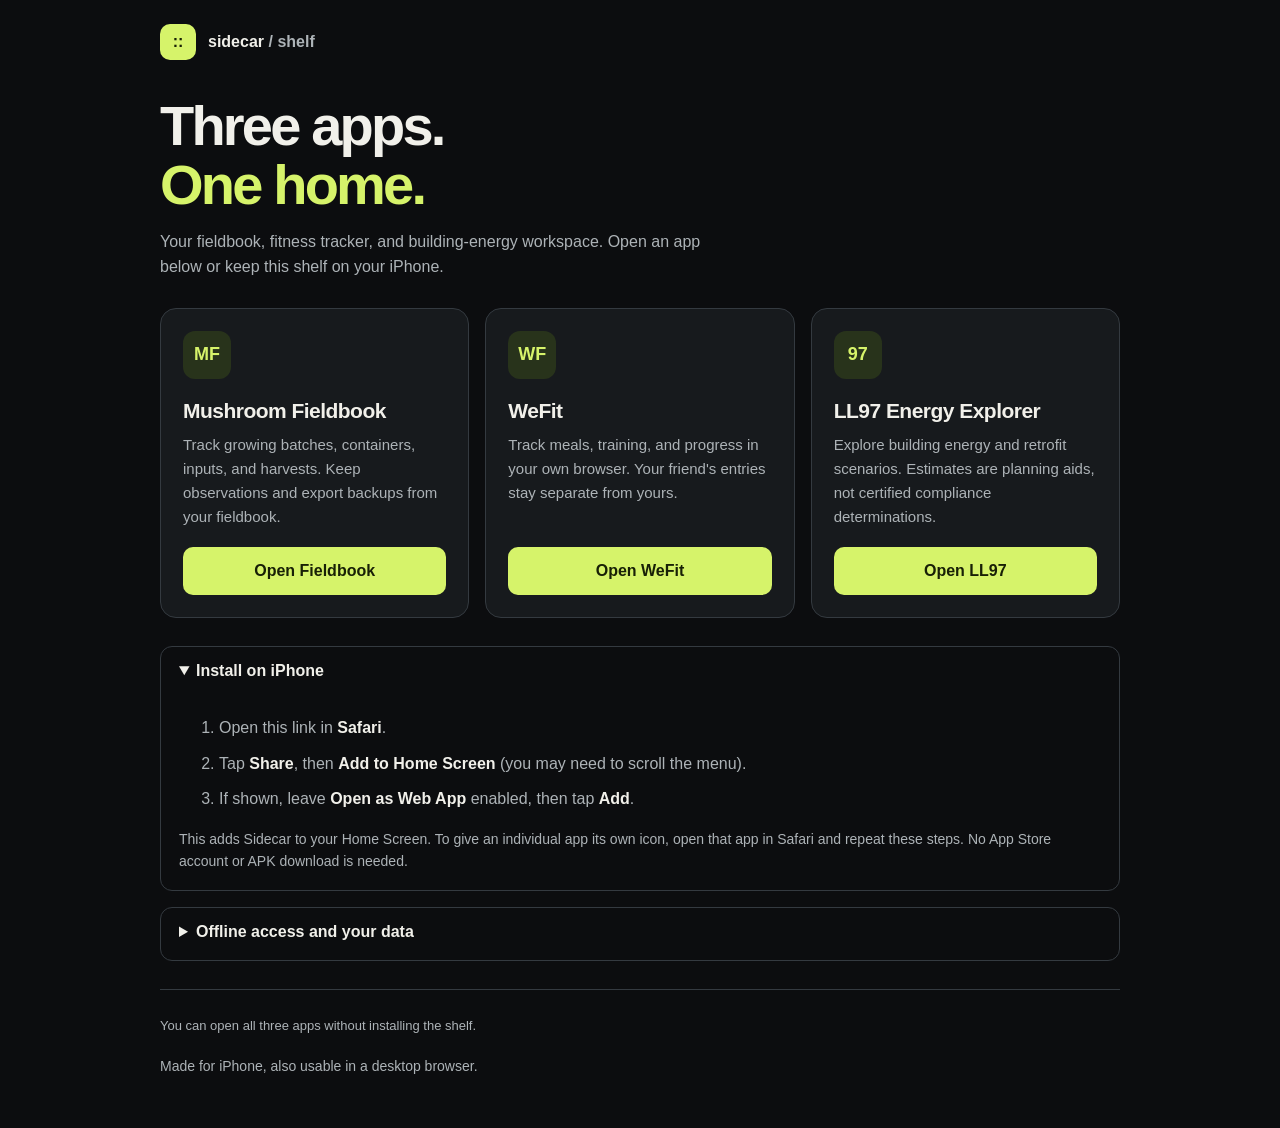
<file: index.html>
<!doctype html>
<html lang="en"><head><meta charset="utf-8"><meta name="viewport" content="width=device-width,initial-scale=1,viewport-fit=cover"><meta name="theme-color" content="#0c0d0f"><meta name="apple-mobile-web-app-capable" content="yes"><meta name="apple-mobile-web-app-status-bar-style" content="black-translucent"><meta name="apple-mobile-web-app-title" content="Sidecar"><meta name="description" content="Your personal app shelf: Mushroom Fieldbook, WeFit and LL97."><link rel="manifest" href="./manifest.webmanifest"><link rel="apple-touch-icon" href="./icons/apple-touch-icon.png"><title>Sidecar | Your app shelf</title><style>
:root{color-scheme:dark;--bg:#0c0d0f;--panel:#171a1d;--text:#f1f0ea;--muted:#adb3b7;--accent:#d6f36a;--line:#343a40;font-family:-apple-system,BlinkMacSystemFont,"Segoe UI",sans-serif}*{box-sizing:border-box}body{margin:0;background:var(--bg);color:var(--text);min-height:100dvh;-webkit-text-size-adjust:100%}main{max-width:1000px;margin:auto;padding:calc(24px + env(safe-area-inset-top)) max(20px,env(safe-area-inset-right)) calc(32px + env(safe-area-inset-bottom)) max(20px,env(safe-area-inset-left))}header{display:flex;align-items:center;gap:12px;margin-bottom:36px}.mark{width:36px;height:36px;border-radius:10px;background:var(--accent);color:#182006;display:grid;place-items:center;font-weight:900}header span{color:var(--muted)}h1{font-size:clamp(34px,6vw,56px);letter-spacing:-.05em;line-height:1.06;margin:0 0 14px}h1 span{color:var(--accent)}p{line-height:1.6;color:var(--muted);margin:10px 0 18px}.intro{max-width:560px}.apps{display:grid;grid-template-columns:repeat(3,minmax(0,1fr));gap:16px;margin:28px 0}.app{background:var(--panel);border:1px solid var(--line);border-radius:16px;padding:22px;display:flex;flex-direction:column;min-width:0}.icon{width:48px;height:48px;display:grid;place-items:center;background:#28331b;color:var(--accent);border-radius:12px;font-weight:800;font-size:18px}.app h2{font-size:21px;letter-spacing:-.025em;margin:20px 0 0}.app p{font-size:15px;flex:1}.app a{display:flex;align-items:center;justify-content:center;min-height:48px;border-radius:10px;background:var(--accent);color:#182006;text-decoration:none;font-weight:750;padding:12px;touch-action:manipulation}a:focus-visible,summary:focus-visible{outline:3px solid var(--accent);outline-offset:4px}.app a:active{transform:scale(.98)}details{border:1px solid var(--line);border-radius:12px;padding:0 18px;margin:16px 0}summary{min-height:52px;padding:15px 0;cursor:pointer;font-weight:650}li{line-height:1.6;margin:10px 0;color:var(--muted)}strong{color:var(--text)}.note{font-size:14px}.status{font-size:13px;color:var(--muted)}footer{border-top:1px solid var(--line);padding-top:16px;margin-top:28px}a{color:var(--accent)}@media(max-width:767px){.apps{grid-template-columns:1fr}.app{padding:20px}header{margin-bottom:28px}}@media(prefers-reduced-motion:reduce){*{scroll-behavior:auto!important;transition:none!important}}
</style></head><body><main><header><div class="mark" aria-hidden="true">::</div><strong>sidecar <span>/ shelf</span></strong></header><section class="intro"><h1>Three apps.<br><span>One home.</span></h1><p>Your fieldbook, fitness tracker, and building-energy workspace. Open an app below or keep this shelf on your iPhone.</p></section><section class="apps" aria-label="Applications"><article class="app"><div class="icon" aria-hidden="true">MF</div><h2>Mushroom Fieldbook</h2><p>Track growing batches, containers, inputs, and harvests. Keep observations and export backups from your fieldbook.</p><a data-app="mushroom" href="./apps/mushroom/">Open Fieldbook</a></article><article class="app"><div class="icon" aria-hidden="true">WF</div><h2>WeFit</h2><p>Track meals, training, and progress in your own browser. Your friend's entries stay separate from yours.</p><a data-app="wefit" href="./apps/wefit/">Open WeFit</a></article><article class="app"><div class="icon" aria-hidden="true">97</div><h2>LL97 Energy Explorer</h2><p>Explore building energy and retrofit scenarios. Estimates are planning aids, not certified compliance determinations.</p><a data-app="ll97" href="./apps/ll97/">Open LL97</a></article></section><details open><summary>Install on iPhone</summary><ol><li>Open this link in <strong>Safari</strong>.</li><li>Tap <strong>Share</strong>, then <strong>Add to Home Screen</strong> (you may need to scroll the menu).</li><li>If shown, leave <strong>Open as Web App</strong> enabled, then tap <strong>Add</strong>.</li></ol><p class="note">This adds Sidecar to your Home Screen. To give an individual app its own icon, open that app in Safari and repeat these steps. No App Store account or APK download is needed.</p></details><details><summary>Offline access and your data</summary><p>Open each app online at least once before using it offline. Some features may still need an internet connection. Home Screen installation does not automatically download all three apps.</p><p>Entries are stored on this device, not synced between friends. Browser and Home Screen storage can differ. Export important records from the apps where available; clearing website data can delete them. No personal records are bundled with this shelf.</p></details><footer><p class="status" id="status" role="status">You can open all three apps without installing the shelf.</p><p class="note">Made for iPhone, also usable in a desktop browser.</p></footer></main><script>
if('serviceWorker' in navigator){window.addEventListener('load',()=>{navigator.serviceWorker.register('./sw.js',{scope:'./'}).then(()=>navigator.serviceWorker.ready).then(()=>{document.getElementById('status').textContent='Shelf saved for offline access. Open each app online to prepare its own offline files.'}).catch(()=>{document.getElementById('status').textContent='Offline saving is unavailable in this browser. You can still use the apps online.'})})}
</script></body></html>
</file>
